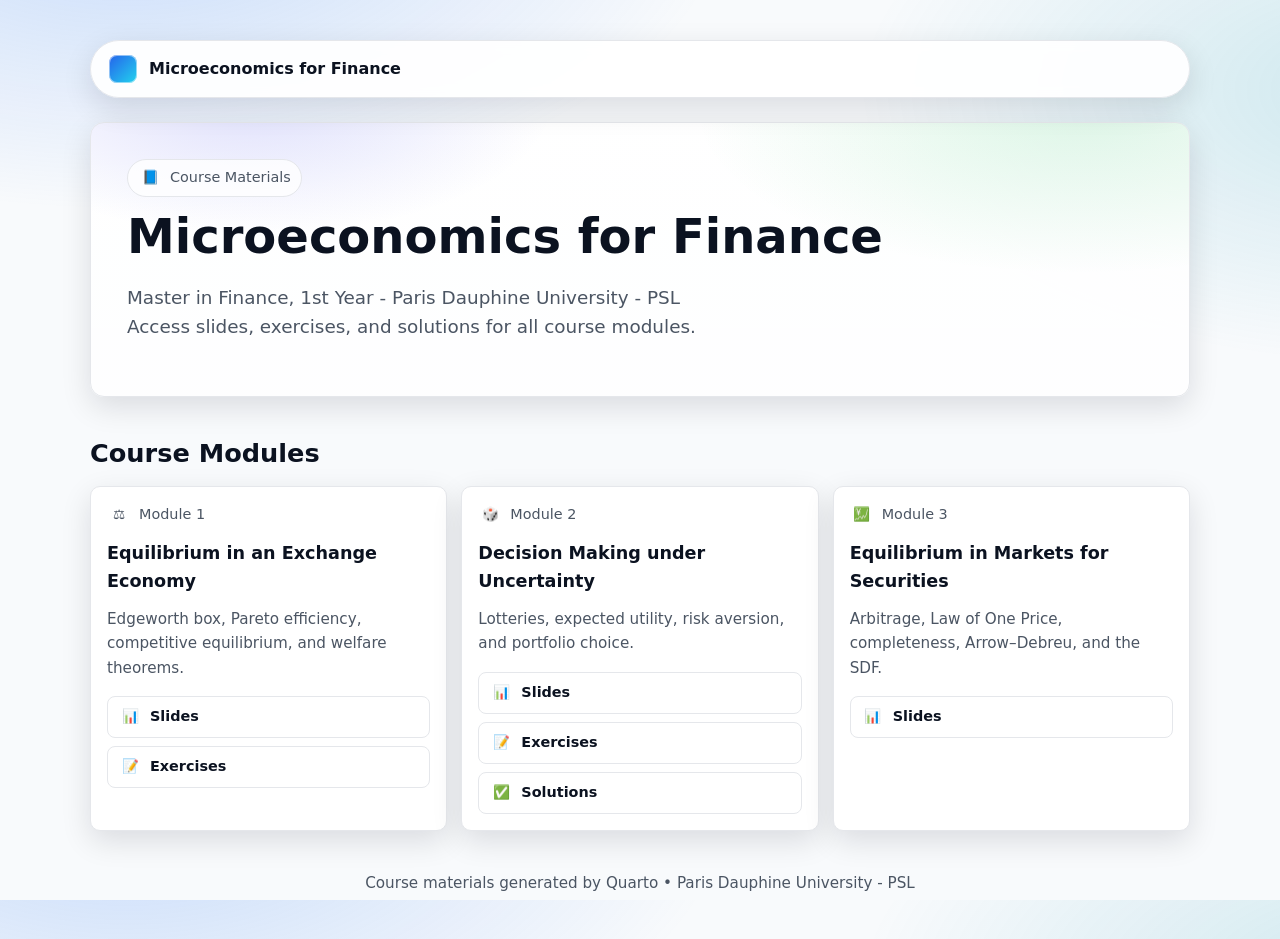
<file: index.html>
<!doctype html>
<html lang="en">
<head>
  <meta charset="utf-8">
  <meta name="viewport" content="width=device-width, initial-scale=1">
  <title>Microeconomics for Finance</title>
  <meta name="description" content="Course materials and notes for Microeconomics for Finance: uncertainty, exchange economies, securities markets, and investment with imperfections.">
  <style>
    :root {
      --bg: #0b0c10;
      --surface: #12141a;
      --card: #171923;
      --text: #eef2ff;
      --muted: #98a2b3;
      --brand: #62a0ff;
      --brand-strong: #3b82f6;
      --border: #233046;
      --ring: rgba(98,160,255,0.35);
      --ring-strong: rgba(59,130,246,0.5);
      --shadow: 0 10px 30px rgba(0,0,0,0.35);
      --radius: 14px;
      --radius-sm: 10px;
    }

    @media (prefers-color-scheme: light) {
      :root {
        --bg: #f8fafc;
        --surface: #ffffff;
        --card: #ffffff;
        --text: #0b1220;
        --muted: #4b5563;
        --brand: #2563eb;
        --brand-strong: #1d4ed8;
        --border: #e5e7eb;
        --ring: rgba(37,99,235,0.28);
        --ring-strong: rgba(37,99,235,0.4);
        --shadow: 0 10px 30px rgba(2,6,23,0.12);
      }
    }

    html, body { height: 100%; }
    body {
      margin: 0;
      font-family: system-ui, -apple-system, Segoe UI, Roboto, Helvetica, Arial, "Apple Color Emoji", "Segoe UI Emoji";
      line-height: 1.6;
      color: var(--text);
      background: radial-gradient(1200px 600px at 10% -10%, rgba(59,130,246,0.25), transparent 50%),
                  radial-gradient(1000px 500px at 110% 10%, rgba(8,145,178,0.18), transparent 55%),
                  var(--bg);
      -webkit-font-smoothing: antialiased;
      -moz-osx-font-smoothing: grayscale;
    }

    .container { max-width: 1100px; margin: 0 auto; padding: 24px; }

    /* Navigation */
    .nav {
      display: flex;
      align-items: center;
      justify-content: space-between;
      gap: 16px;
      padding: 14px 18px;
      margin: 16px 0 24px;
      background: color-mix(in srgb, var(--surface) 92%, transparent);
      border: 1px solid var(--border);
      border-radius: 999px;
      box-shadow: var(--shadow);
      backdrop-filter: blur(6px);
    }
    .brand {
      display: flex;
      align-items: center;
      gap: 12px;
      font-weight: 700;
    }
    .brand .logo {
      width: 28px;
      height: 28px;
      border-radius: 8px;
      background: linear-gradient(135deg, var(--brand), #22d3ee);
      box-shadow: inset 0 0 0 1px rgba(255,255,255,0.5);
    }
    .nav a {
      color: var(--text);
      text-decoration: none;
      font-weight: 600;
      opacity: .9;
    }
    .nav a:hover { opacity: 1; }

    /* Hero Section */
    .hero {
      margin: 12px 0 28px;
      padding: clamp(20px, 4vw + 8px, 36px);
      border-radius: var(--radius);
      background:
        radial-gradient(600px 280px at 15% -10%, rgba(99,102,241,0.20), transparent 50%),
        radial-gradient(700px 300px at 90% -5%, rgba(34,197,94,0.15), transparent 55%),
        linear-gradient(180deg, color-mix(in srgb, var(--surface) 96%, transparent), color-mix(in srgb, var(--surface) 88%, transparent));
      border: 1px solid var(--border);
      box-shadow: var(--shadow);
    }
    .eyebrow {
      display: inline-flex;
      align-items: center;
      gap: 8px;
      font-size: 0.9rem;
      color: var(--muted);
      background: color-mix(in srgb, var(--surface) 80%, transparent);
      border: 1px solid var(--border);
      padding: 6px 10px;
      border-radius: 999px;
    }
    h1 {
      font-size: clamp(1.8rem, 3.2vw + 1rem, 3rem);
      line-height: 1.15;
      margin: 12px 0;
    }
    .lead {
      font-size: clamp(1rem, 1vw + .8rem, 1.15rem);
      color: var(--muted);
      max-width: 75ch;
    }

    /* Buttons */
    .btn {
      display: inline-flex;
      align-items: center;
      gap: 10px;
      padding: 10px 14px;
      border-radius: 12px;
      border: 1px solid var(--border);
      text-decoration: none;
      font-weight: 700;
      letter-spacing: .2px;
      transition: transform .06s ease, box-shadow .15s ease, border-color .2s ease;
      box-shadow: var(--shadow);
    }
    .btn.primary {
      background: linear-gradient(180deg, var(--brand), var(--brand-strong));
      color: #fff;
      border: 1px solid color-mix(in srgb, var(--brand-strong) 70%, black 10%);
    }
    .btn.primary:hover {
      transform: translateY(-1px);
      box-shadow: 0 14px 30px var(--ring-strong);
    }
    .btn.ghost {
      background: color-mix(in srgb, var(--surface) 88%, transparent);
      color: var(--text);
    }
    .btn.ghost:hover {
      transform: translateY(-1px);
      box-shadow: 0 10px 26px var(--ring);
    }

    /* Sections and Cards */
    .section {
      margin: 36px 0;
    }
    .section h2 {
      font-size: clamp(1.25rem, 1.2vw + 1rem, 1.6rem);
      margin: 0 0 12px;
    }
    .grid {
      display: grid;
      gap: 14px;
      grid-template-columns: repeat(auto-fit, minmax(280px, 1fr));
    }
    .card {
      background: var(--card);
      border: 1px solid var(--border);
      border-radius: var(--radius-sm);
      padding: 16px;
      box-shadow: var(--shadow);
      display: flex;
      flex-direction: column;
      gap: 12px;
    }
    .card h3 {
      margin: 0;
      font-size: 1.1rem;
    }
    .card p {
      margin: 0;
      color: var(--muted);
      font-size: 0.95rem;
    }
    .card .links {
      display: flex;
      flex-direction: column;
      gap: 8px;
      margin-top: 4px;
    }
    .card .link-item {
      display: flex;
      align-items: center;
      gap: 8px;
      padding: 8px 10px;
      border-radius: 8px;
      background: color-mix(in srgb, var(--surface) 60%, transparent);
      border: 1px solid var(--border);
      transition: all 0.2s ease;
    }
    .card .link-item:hover {
      background: color-mix(in srgb, var(--surface) 90%, transparent);
      transform: translateX(2px);
    }
    .card .link-item a {
      color: var(--text);
      text-decoration: none;
      font-weight: 600;
      font-size: 0.9rem;
      flex: 1;
    }
    .card .link-item a:hover {
      color: var(--brand);
    }
    .chip {
      display: inline-flex;
      align-items: center;
      gap: 8px;
      font-size: .9rem;
      color: var(--muted);
    }
    .icon {
      width: 24px;
      height: 24px;
      border-radius: 6px;
      display: inline-flex;
      align-items: center;
      justify-content: center;
      font-size: 0.85rem;
      flex-shrink: 0;
    }

    footer {
      margin: 40px 0 20px;
      color: var(--muted);
      font-size: .95rem;
      text-align: center;
    }
  </style>
</head>
<body>
  <div class="container">
    <!-- Navigation -->
    <nav class="nav" aria-label="Primary">
      <div class="brand" aria-label="Course brand">
        <div class="logo" aria-hidden="true"></div>
        <span>Microeconomics for Finance</span>
      </div>
    </nav>

    <!-- Hero Section -->
    <header class="hero">
      <span class="eyebrow">
        <span class="icon" aria-hidden="true">📘</span>
        Course Materials
      </span>
      <h1>Microeconomics for Finance</h1>
      <p class="lead">
        Master in Finance, 1st Year - Paris Dauphine University - PSL<br>
        Access slides, exercises, and solutions for all course modules.
      </p>
    </header>

    <!-- Course Modules -->
    <section class="section" aria-labelledby="modules">
      <h2 id="modules">Course Modules</h2>
      <div class="grid">
        <!-- Module 1: Exchange Economy -->
        <article class="card">
          <div class="chip">
            <span class="icon" aria-hidden="true">⚖️</span>
            <span>Module 1</span>
          </div>
          <h3>Equilibrium in an Exchange Economy</h3>
          <p>Edgeworth box, Pareto efficiency, competitive equilibrium, and welfare theorems.</p>
          <div class="links">
            <div class="link-item">
              <span class="icon">📊</span>
              <a href="docs/src/equilibrium-exchange-economy/index.html">Slides</a>
            </div>
            <div class="link-item">
              <span class="icon">📝</span>
              <a href="docs/src/equilibrium-exchange-economy/exercises.html">Exercises</a>
            </div>
          </div>
        </article>

        <!-- Module 2: Decision Making under Uncertainty -->
        <article class="card">
          <div class="chip">
            <span class="icon" aria-hidden="true">🎲</span>
            <span>Module 2</span>
          </div>
          <h3>Decision Making under Uncertainty</h3>
          <p>Lotteries, expected utility, risk aversion, and portfolio choice.</p>
          <div class="links">
            <div class="link-item">
              <span class="icon">📊</span>
              <a href="docs/src/decision-making-uncertainty/index.html">Slides</a>
            </div>
            <div class="link-item">
              <span class="icon">📝</span>
              <a href="docs/src/decision-making-uncertainty/exercises.html">Exercises</a>
            </div>
            <div class="link-item">
              <span class="icon">✅</span>
              <a href="docs/src/decision-making-uncertainty/exercises-solutions.html">Solutions</a>
            </div>
          </div>
        </article>

        <!-- Module 3: Markets for Securities -->
        <article class="card">
          <div class="chip">
            <span class="icon" aria-hidden="true">💹</span>
            <span>Module 3</span>
          </div>
          <h3>Equilibrium in Markets for Securities</h3>
          <p>Arbitrage, Law of One Price, completeness, Arrow–Debreu, and the SDF.</p>
          <div class="links">
            <div class="link-item">
              <span class="icon">📊</span>
              <a href="docs/src/equilibrium-markets-securities/index.html">Slides</a>
            </div>
          </div>
        </article>


      </div>
    </section>

    <!-- Footer -->
    <footer>
      <p>Course materials generated by Quarto • Paris Dauphine University - PSL</p>
    </footer>
  </div>
</body>
</html>
</file>
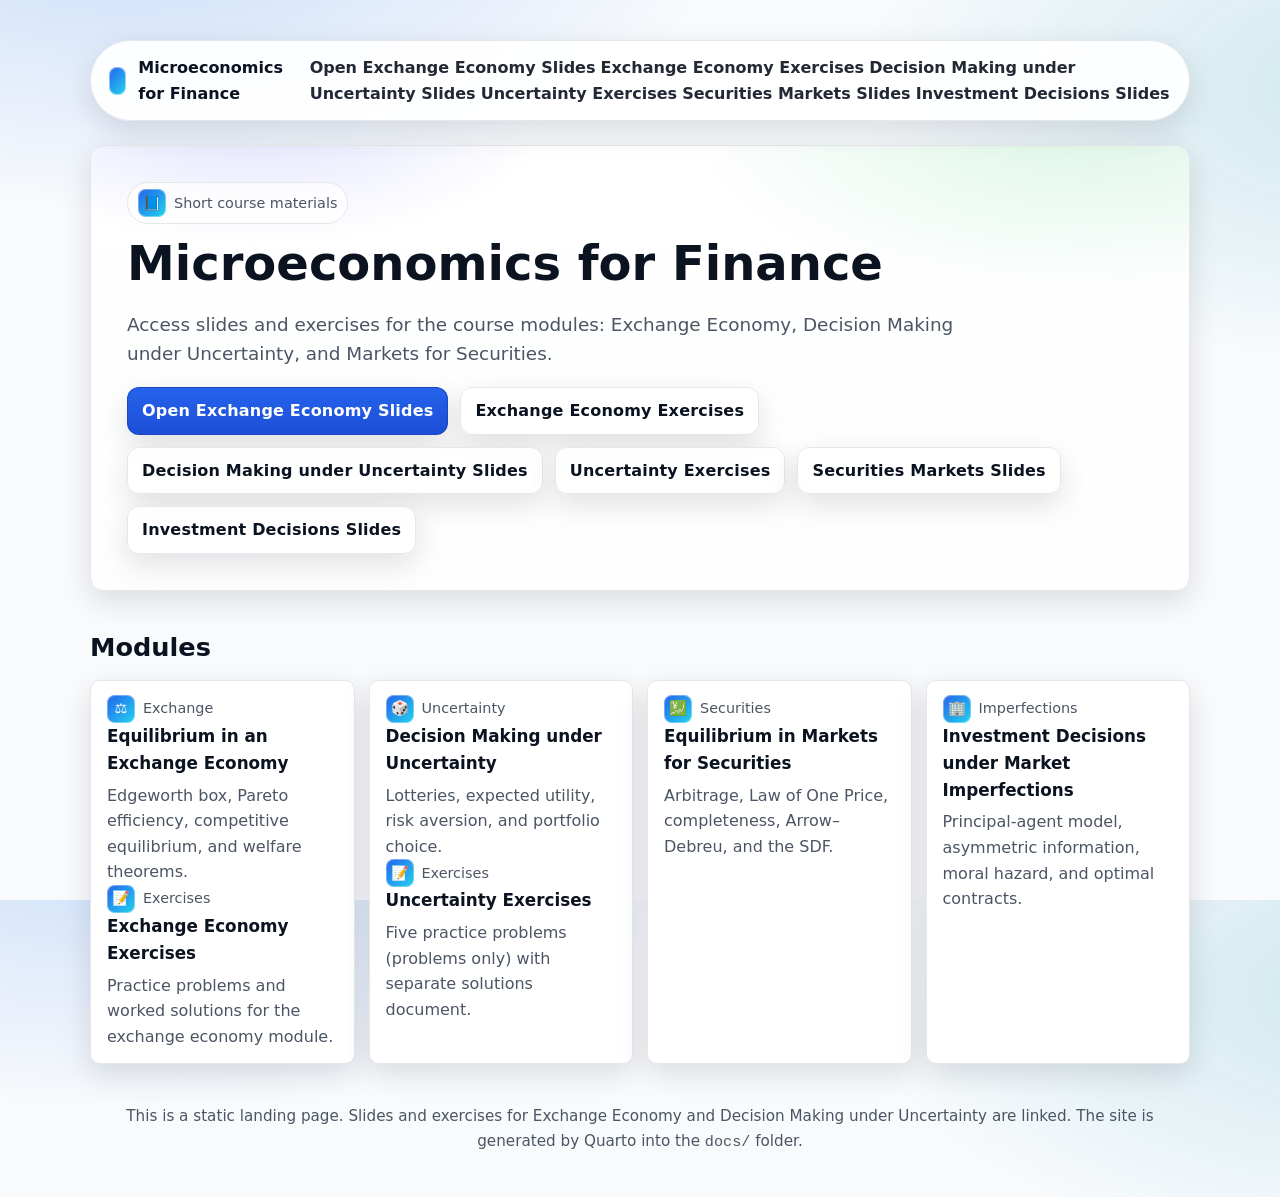
<file: docs/index.html>
<!doctype html>
<html lang="en">
<head>
  <meta charset="utf-8">
  <meta name="viewport" content="width=device-width, initial-scale=1">
  <title>Microeconomics for Finance</title>
  <meta name="description" content="Course materials and notes for Microeconomics for Finance: uncertainty, exchange economies, securities markets, and investment with imperfections.">
  <style>
    :root {
      --bg: #0b0c10;
      --surface: #12141a;
      --card: #171923;
      --text: #eef2ff;
      --muted: #98a2b3;
      --brand: #62a0ff;
      --brand-strong: #3b82f6;
      --border: #233046;
      --ring: rgba(98,160,255,0.35);
      --ring-strong: rgba(59,130,246,0.5);
      --shadow: 0 10px 30px rgba(0,0,0,0.35);
      --radius: 14px;
      --radius-sm: 10px;
    }

    @media (prefers-color-scheme: light) {
      :root {
        --bg: #f8fafc;
        --surface: #ffffff;
        --card: #ffffff;
        --text: #0b1220;
        --muted: #4b5563;
        --brand: #2563eb;
        --brand-strong: #1d4ed8;
        --border: #e5e7eb;
        --ring: rgba(37,99,235,0.28);
        --ring-strong: rgba(37,99,235,0.4);
        --shadow: 0 10px 30px rgba(2,6,23,0.12);
      }
    }

    html, body { height: 100%; }
    body {
      margin: 0;
      font-family: system-ui, -apple-system, Segoe UI, Roboto, Helvetica, Arial, "Apple Color Emoji", "Segoe UI Emoji";
      line-height: 1.6;
      color: var(--text);
      background: radial-gradient(1200px 600px at 10% -10%, rgba(59,130,246,0.25), transparent 50%),
                  radial-gradient(1000px 500px at 110% 10%, rgba(8,145,178,0.18), transparent 55%),
                  var(--bg);
      -webkit-font-smoothing: antialiased;
      -moz-osx-font-smoothing: grayscale;
    }

    .container { max-width: 1100px; margin: 0 auto; padding: 24px; }

    /* Top nav */
    .nav {
      display: flex; align-items: center; justify-content: space-between;
      gap: 16px; padding: 14px 18px; margin: 16px 0 24px;
      background: color-mix(in srgb, var(--surface) 92%, transparent);
      border: 1px solid var(--border); border-radius: 999px;
      box-shadow: var(--shadow);
      backdrop-filter: blur(6px);
    }
    .brand { display: flex; align-items: center; gap: 12px; font-weight: 700; }
    .brand .logo { width: 28px; height: 28px; border-radius: 8px; background: linear-gradient(135deg, var(--brand), #22d3ee); box-shadow: inset 0 0 0 1px rgba(255,255,255,0.5); }
    .nav a { color: var(--text); text-decoration: none; font-weight: 600; opacity: .9 }
    .nav a:hover { opacity: 1 }

    /* Hero */
    .hero { margin: 12px 0 28px; padding: clamp(20px, 4vw + 8px, 36px); border-radius: var(--radius);
      background:
        radial-gradient(600px 280px at 15% -10%, rgba(99,102,241,0.20), transparent 50%),
        radial-gradient(700px 300px at 90% -5%, rgba(34,197,94,0.15), transparent 55%),
        linear-gradient(180deg, color-mix(in srgb, var(--surface) 96%, transparent), color-mix(in srgb, var(--surface) 88%, transparent));
      border: 1px solid var(--border);
      box-shadow: var(--shadow);
    }
    .eyebrow { display: inline-flex; align-items: center; gap: 8px; font-size: 0.9rem; color: var(--muted);
      background: color-mix(in srgb, var(--surface) 80%, transparent); border: 1px solid var(--border);
      padding: 6px 10px; border-radius: 999px; }
    h1 { font-size: clamp(1.8rem, 3.2vw + 1rem, 3rem); line-height: 1.15; margin: 12px 0; }
    .lead { font-size: clamp(1rem, 1vw + .8rem, 1.15rem); color: var(--muted); max-width: 75ch; }
    .cta { display: flex; gap: 12px; flex-wrap: wrap; margin-top: 18px; }
    .btn { display: inline-flex; align-items: center; gap: 10px; padding: 10px 14px; border-radius: 12px; border: 1px solid var(--border);
      text-decoration: none; font-weight: 700; letter-spacing: .2px; transition: transform .06s ease, box-shadow .15s ease, border-color .2s ease;
      box-shadow: var(--shadow); }
    .btn.primary { background: linear-gradient(180deg, var(--brand), var(--brand-strong)); color: #fff; border: 1px solid color-mix(in srgb, var(--brand-strong) 70%, black 10%); }
    .btn.primary:hover { transform: translateY(-1px); box-shadow: 0 14px 30px var(--ring-strong); }
    .btn.ghost { background: color-mix(in srgb, var(--surface) 88%, transparent); color: var(--text); }
    .btn.ghost:hover { transform: translateY(-1px); box-shadow: 0 10px 26px var(--ring); }

    /* Sections */
    .section { margin: 36px 0; }
    .section h2 { font-size: clamp(1.25rem, 1.2vw + 1rem, 1.6rem); margin: 0 0 12px; }
    .grid { display: grid; gap: 14px; grid-template-columns: repeat(auto-fit, minmax(240px, 1fr)); }
    .card { background: var(--card); border: 1px solid var(--border); border-radius: var(--radius-sm); padding: 14px 16px; box-shadow: var(--shadow); }
    .card h3 { margin: 0 0 6px; font-size: 1.05rem; }
    .card p { margin: 6px 0 0; color: var(--muted); }
    .card a { color: inherit; text-decoration: none; display: block; }
    .card a:focus-visible { outline: 3px solid var(--ring); border-radius: 8px; }
    .chip { display: inline-flex; align-items: center; gap: 8px; font-size: .9rem; color: var(--muted); }
    .icon { width: 28px; height: 28px; border-radius: 8px; display: inline-flex; align-items: center; justify-content: center; color: #fff;
      background: linear-gradient(135deg, var(--brand), #22d3ee); box-shadow: inset 0 0 0 1px rgba(255,255,255,0.35); }

    /* PDFs */
    .pdfs { display: grid; gap: 10px; grid-template-columns: repeat(auto-fit, minmax(280px, 1fr)); }
    .pdf { display: flex; align-items: center; gap: 12px; padding: 12px; border: 1px solid var(--border); border-radius: 12px; background: var(--card); box-shadow: var(--shadow); }
    .pdf a { color: var(--text); text-decoration: none; font-weight: 600; }
    .pdf a:hover { text-decoration: underline; }

    footer { margin: 40px 0 20px; color: var(--muted); font-size: .95rem; text-align: center; }
  </style>
</head>
<body>
  <div class="container">
    <nav class="nav" aria-label="Primary">
      <div class="brand" aria-label="Course brand">
        <div class="logo" aria-hidden="true"></div>
        <span>Microeconomics for Finance</span>
      </div>
      <div class="links" role="navigation">
    <a href="docs/src/equilibrium-exchange-economy/index.html">Open Exchange Economy Slides</a>
    <a href="docs/src/equilibrium-exchange-economy/exercises.html">Exchange Economy Exercises</a>
    <a href="docs/src/decision-making-uncertainty/index.html">Decision Making under Uncertainty Slides</a>
    <a href="docs/src/decision-making-uncertainty/exercises.html">Uncertainty Exercises</a>
    <a href="docs/src/equilibrium-markets-securities/index.html">Securities Markets Slides</a>
    <a href="docs/src/investment-decisions-imperfections/index.html">Investment Decisions Slides</a>
      </div>
    </nav>

    <header class="hero">
      <span class="eyebrow">
        <span class="icon" aria-hidden="true">📘</span>
        Short course materials
      </span>
      <h1>Microeconomics for Finance</h1>
      <p class="lead">Access slides and exercises for the course modules: Exchange Economy, Decision Making under Uncertainty, and Markets for Securities.</p>
        <div class="cta">
            <a class="btn primary" href="docs/src/equilibrium-exchange-economy/index.html" aria-label="Open Exchange Economy slides">
              <span>Open Exchange Economy Slides</span>
            </a>
            <a class="btn ghost" href="docs/src/equilibrium-exchange-economy/exercises.html" aria-label="Open Exchange Economy exercises">
              <span>Exchange Economy Exercises</span>
            </a>
            <a class="btn ghost" href="docs/src/decision-making-uncertainty/index.html" aria-label="Open Decision Making under Uncertainty slides">
              <span>Decision Making under Uncertainty Slides</span>
            </a>
            <a class="btn ghost" href="docs/src/decision-making-uncertainty/exercises.html" aria-label="Open Decision Making under Uncertainty exercises">
              <span>Uncertainty Exercises</span>
            </a>
            <a class="btn ghost" href="docs/src/equilibrium-markets-securities/index.html" aria-label="Open Markets for Securities slides">
              <span>Securities Markets Slides</span>
            </a>
            <a class="btn ghost" href="docs/src/investment-decisions-imperfections/index.html" aria-label="Open Investment Decisions slides">
              <span>Investment Decisions Slides</span>
            </a>
        </div>
    </header>

    <section class="section" aria-labelledby="modules">
      <h2 id="modules">Modules</h2>
      <div class="grid">
            <article class="card">
              <a href="docs/src/equilibrium-exchange-economy/index.html">
                <div class="chip"><span class="icon" aria-hidden="true">⚖️</span> Exchange</div>
                <h3>Equilibrium in an Exchange Economy</h3>
                <p>Edgeworth box, Pareto efficiency, competitive equilibrium, and welfare theorems.</p>
              </a>
              <a href="docs/src/equilibrium-exchange-economy/exercises.html">
                <div class="chip"><span class="icon" aria-hidden="true">📝</span> Exercises</div>
                <h3>Exchange Economy Exercises</h3>
                <p>Practice problems and worked solutions for the exchange economy module.</p>
              </a>
            </article>
          <article class="card">
            <a href="docs/src/decision-making-uncertainty/index.html">
              <div class="chip"><span class="icon" aria-hidden="true">🎲</span> Uncertainty</div>
              <h3>Decision Making under Uncertainty</h3>
              <p>Lotteries, expected utility, risk aversion, and portfolio choice.</p>
            </a>
            <a href="docs/src/decision-making-uncertainty/exercises.html">
              <div class="chip"><span class="icon" aria-hidden="true">📝</span> Exercises</div>
              <h3>Uncertainty Exercises</h3>
              <p>Five practice problems (problems only) with separate solutions document.</p>
            </a>
          </article>
          <article class="card">
            <a href="docs/src/equilibrium-markets-securities/index.html">
              <div class="chip"><span class="icon" aria-hidden="true">💹</span> Securities</div>
              <h3>Equilibrium in Markets for Securities</h3>
              <p>Arbitrage, Law of One Price, completeness, Arrow–Debreu, and the SDF.</p>
            </a>
          </article>
          <article class="card">
            <a href="docs/src/investment-decisions-imperfections/index.html">
              <div class="chip"><span class="icon" aria-hidden="true">🏢</span> Imperfections</div>
              <h3>Investment Decisions under Market Imperfections</h3>
              <p>Principal-agent model, asymmetric information, moral hazard, and optimal contracts.</p>
            </a>
          </article>
      </div>
    </section>

    

    <footer>
  <p>This is a static landing page. Slides and exercises for Exchange Economy and Decision Making under Uncertainty are linked. The site is generated by Quarto into the <code>docs/</code> folder.</p>
    </footer>
  </div>
</body>
</html>
</file>
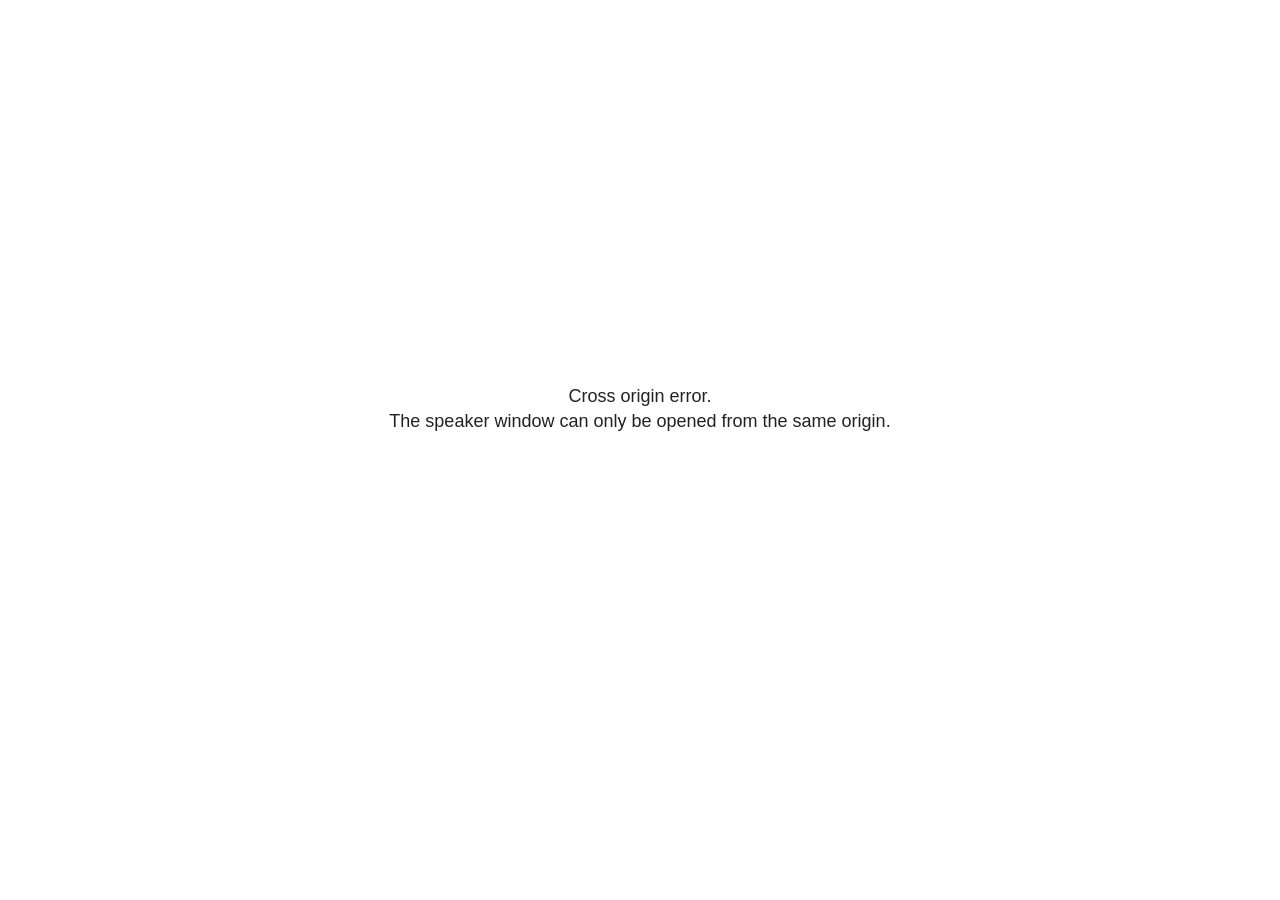
<file: docs/site_libs/revealjs/plugin/notes/speaker-view.html>
<!--
	NOTE: You need to build the notes plugin after making changes to this file.
-->
<html lang="en">
	<head>
		<meta charset="utf-8">

		<title>reveal.js - Speaker View</title>

		<style>
			body {
				font-family: Helvetica;
				font-size: 18px;
			}

			#current-slide,
			#upcoming-slide,
			#speaker-controls {
				padding: 6px;
				box-sizing: border-box;
				-moz-box-sizing: border-box;
			}

			#current-slide iframe,
			#upcoming-slide iframe {
				width: 100%;
				height: 100%;
				border: 1px solid #ddd;
			}

			#current-slide .label,
			#upcoming-slide .label {
				position: absolute;
				top: 10px;
				left: 10px;
				z-index: 2;
			}

			#connection-status {
				position: absolute;
				top: 0;
				left: 0;
				width: 100%;
				height: 100%;
				z-index: 20;
				padding: 30% 20% 20% 20%;
				font-size: 18px;
				color: #222;
				background: #fff;
				text-align: center;
				box-sizing: border-box;
				line-height: 1.4;
			}

			.overlay-element {
				height: 34px;
				line-height: 34px;
				padding: 0 10px;
				text-shadow: none;
				background: rgba( 220, 220, 220, 0.8 );
				color: #222;
				font-size: 14px;
			}

			.overlay-element.interactive:hover {
				background: rgba( 220, 220, 220, 1 );
			}

			#current-slide {
				position: absolute;
				width: 60%;
				height: 100%;
				top: 0;
				left: 0;
				padding-right: 0;
			}

			#upcoming-slide {
				position: absolute;
				width: 40%;
				height: 40%;
				right: 0;
				top: 0;
			}

			/* Speaker controls */
			#speaker-controls {
				position: absolute;
				top: 40%;
				right: 0;
				width: 40%;
				height: 60%;
				overflow: auto;
				font-size: 18px;
			}

				.speaker-controls-time.hidden,
				.speaker-controls-notes.hidden {
					display: none;
				}

				.speaker-controls-time .label,
				.speaker-controls-pace .label,
				.speaker-controls-notes .label {
					text-transform: uppercase;
					font-weight: normal;
					font-size: 0.66em;
					color: #666;
					margin: 0;
				}

				.speaker-controls-time, .speaker-controls-pace {
					border-bottom: 1px solid rgba( 200, 200, 200, 0.5 );
					margin-bottom: 10px;
					padding: 10px 16px;
					padding-bottom: 20px;
					cursor: pointer;
				}

				.speaker-controls-time .reset-button {
					opacity: 0;
					float: right;
					color: #666;
					text-decoration: none;
				}
				.speaker-controls-time:hover .reset-button {
					opacity: 1;
				}

				.speaker-controls-time .timer,
				.speaker-controls-time .clock {
					width: 50%;
				}

				.speaker-controls-time .timer,
				.speaker-controls-time .clock,
				.speaker-controls-time .pacing .hours-value,
				.speaker-controls-time .pacing .minutes-value,
				.speaker-controls-time .pacing .seconds-value {
					font-size: 1.9em;
				}

				.speaker-controls-time .timer {
					float: left;
				}

				.speaker-controls-time .clock {
					float: right;
					text-align: right;
				}

				.speaker-controls-time span.mute {
					opacity: 0.3;
				}

				.speaker-controls-time .pacing-title {
					margin-top: 5px;
				}

				.speaker-controls-time .pacing.ahead {
					color: blue;
				}

				.speaker-controls-time .pacing.on-track {
					color: green;
				}

				.speaker-controls-time .pacing.behind {
					color: red;
				}

				.speaker-controls-notes {
					padding: 10px 16px;
				}

				.speaker-controls-notes .value {
					margin-top: 5px;
					line-height: 1.4;
					font-size: 1.2em;
				}

			/* Layout selector */
			#speaker-layout {
				position: absolute;
				top: 10px;
				right: 10px;
				color: #222;
				z-index: 10;
			}
				#speaker-layout select {
					position: absolute;
					width: 100%;
					height: 100%;
					top: 0;
					left: 0;
					border: 0;
					box-shadow: 0;
					cursor: pointer;
					opacity: 0;

					font-size: 1em;
					background-color: transparent;

					-moz-appearance: none;
					-webkit-appearance: none;
					-webkit-tap-highlight-color: rgba(0, 0, 0, 0);
				}

				#speaker-layout select:focus {
					outline: none;
					box-shadow: none;
				}

			.clear {
				clear: both;
			}

			/* Speaker layout: Wide */
			body[data-speaker-layout="wide"] #current-slide,
			body[data-speaker-layout="wide"] #upcoming-slide {
				width: 50%;
				height: 45%;
				padding: 6px;
			}

			body[data-speaker-layout="wide"] #current-slide {
				top: 0;
				left: 0;
			}

			body[data-speaker-layout="wide"] #upcoming-slide {
				top: 0;
				left: 50%;
			}

			body[data-speaker-layout="wide"] #speaker-controls {
				top: 45%;
				left: 0;
				width: 100%;
				height: 50%;
				font-size: 1.25em;
			}

			/* Speaker layout: Tall */
			body[data-speaker-layout="tall"] #current-slide,
			body[data-speaker-layout="tall"] #upcoming-slide {
				width: 45%;
				height: 50%;
				padding: 6px;
			}

			body[data-speaker-layout="tall"] #current-slide {
				top: 0;
				left: 0;
			}

			body[data-speaker-layout="tall"] #upcoming-slide {
				top: 50%;
				left: 0;
			}

			body[data-speaker-layout="tall"] #speaker-controls {
				padding-top: 40px;
				top: 0;
				left: 45%;
				width: 55%;
				height: 100%;
				font-size: 1.25em;
			}

			/* Speaker layout: Notes only */
			body[data-speaker-layout="notes-only"] #current-slide,
			body[data-speaker-layout="notes-only"] #upcoming-slide {
				display: none;
			}

			body[data-speaker-layout="notes-only"] #speaker-controls {
				padding-top: 40px;
				top: 0;
				left: 0;
				width: 100%;
				height: 100%;
				font-size: 1.25em;
			}

			@media screen and (max-width: 1080px) {
				body[data-speaker-layout="default"] #speaker-controls {
					font-size: 16px;
				}
			}

			@media screen and (max-width: 900px) {
				body[data-speaker-layout="default"] #speaker-controls {
					font-size: 14px;
				}
			}

			@media screen and (max-width: 800px) {
				body[data-speaker-layout="default"] #speaker-controls {
					font-size: 12px;
				}
			}

		</style>
	</head>

	<body>

		<div id="connection-status">Loading speaker view...</div>

		<div id="current-slide"></div>
		<div id="upcoming-slide"><span class="overlay-element label">Upcoming</span></div>
		<div id="speaker-controls">
			<div class="speaker-controls-time">
				<h4 class="label">Time <span class="reset-button">Click to Reset</span></h4>
				<div class="clock">
					<span class="clock-value">0:00 AM</span>
				</div>
				<div class="timer">
					<span class="hours-value">00</span><span class="minutes-value">:00</span><span class="seconds-value">:00</span>
				</div>
				<div class="clear"></div>

				<h4 class="label pacing-title" style="display: none">Pacing – Time to finish current slide</h4>
				<div class="pacing" style="display: none">
					<span class="hours-value">00</span><span class="minutes-value">:00</span><span class="seconds-value">:00</span>
				</div>
			</div>

			<div class="speaker-controls-notes hidden">
				<h4 class="label">Notes</h4>
				<div class="value"></div>
			</div>
		</div>
		<div id="speaker-layout" class="overlay-element interactive">
			<span class="speaker-layout-label"></span>
			<select class="speaker-layout-dropdown"></select>
		</div>

		<script>

			(function() {

				var notes,
					notesValue,
					currentState,
					currentSlide,
					upcomingSlide,
					layoutLabel,
					layoutDropdown,
					pendingCalls = {},
					lastRevealApiCallId = 0,
					connected = false

				var connectionStatus = document.querySelector( '#connection-status' );

				var SPEAKER_LAYOUTS = {
					'default': 'Default',
					'wide': 'Wide',
					'tall': 'Tall',
					'notes-only': 'Notes only'
				};

				setupLayout();

				let openerOrigin;

				try {
					openerOrigin = window.opener.location.origin;
				}
				catch ( error ) { console.warn( error ) }

				// In order to prevent XSS, the speaker view will only run if its
				// opener has the same origin as itself
				if( window.location.origin !== openerOrigin ) {
					connectionStatus.innerHTML = 'Cross origin error.<br>The speaker window can only be opened from the same origin.';
					return;
				}

				var connectionTimeout = setTimeout( function() {
					connectionStatus.innerHTML = 'Error connecting to main window.<br>Please try closing and reopening the speaker view.';
				}, 5000 );

				window.addEventListener( 'message', function( event ) {

					// Validate the origin of all messages to avoid parsing messages
					// that aren't meant for us. Ignore when running off file:// so
					// that the speaker view continues to work without a web server.
					if( window.location.origin !== event.origin && window.location.origin !== 'file://' ) {
						return
					}

					clearTimeout( connectionTimeout );
					connectionStatus.style.display = 'none';

					var data = JSON.parse( event.data );

					// The overview mode is only useful to the reveal.js instance
					// where navigation occurs so we don't sync it
					if( data.state ) delete data.state.overview;

					// Messages sent by the notes plugin inside of the main window
					if( data && data.namespace === 'reveal-notes' ) {
						if( data.type === 'connect' ) {
							handleConnectMessage( data );
						}
						else if( data.type === 'state' ) {
							handleStateMessage( data );
						}
						else if( data.type === 'return' ) {
							pendingCalls[data.callId](data.result);
							delete pendingCalls[data.callId];
						}
					}
					// Messages sent by the reveal.js inside of the current slide preview
					else if( data && data.namespace === 'reveal' ) {
						if( /ready/.test( data.eventName ) ) {
							// Send a message back to notify that the handshake is complete
							window.opener.postMessage( JSON.stringify({ namespace: 'reveal-notes', type: 'connected'} ), '*' );
						}
						else if( /slidechanged|fragmentshown|fragmenthidden|paused|resumed/.test( data.eventName ) && currentState !== JSON.stringify( data.state ) ) {

							dispatchStateToMainWindow( data.state );

						}
					}

				} );

				/**
				 * Updates the presentation in the main window to match the state
				 * of the presentation in the notes window.
				 */
				const dispatchStateToMainWindow = debounce(( state ) => {
					window.opener.postMessage( JSON.stringify({ method: 'setState', args: [ state ]} ), '*' );
				}, 500);

				/**
				 * Asynchronously calls the Reveal.js API of the main frame.
				 */
				function callRevealApi( methodName, methodArguments, callback ) {

					var callId = ++lastRevealApiCallId;
					pendingCalls[callId] = callback;
					window.opener.postMessage( JSON.stringify( {
						namespace: 'reveal-notes',
						type: 'call',
						callId: callId,
						methodName: methodName,
						arguments: methodArguments
					} ), '*' );

				}

				/**
				 * Called when the main window is trying to establish a
				 * connection.
				 */
				function handleConnectMessage( data ) {

					if( connected === false ) {
						connected = true;

						setupIframes( data );
						setupKeyboard();
						setupNotes();
						setupTimer();
						setupHeartbeat();
					}

				}

				/**
				 * Called when the main window sends an updated state.
				 */
				function handleStateMessage( data ) {

					// Store the most recently set state to avoid circular loops
					// applying the same state
					currentState = JSON.stringify( data.state );

					// No need for updating the notes in case of fragment changes
					if ( data.notes ) {
						notes.classList.remove( 'hidden' );
						notesValue.style.whiteSpace = data.whitespace;
						if( data.markdown ) {
							notesValue.innerHTML = marked( data.notes );
						}
						else {
							notesValue.innerHTML = data.notes;
						}
					}
					else {
						notes.classList.add( 'hidden' );
					}

					// Update the note slides
					currentSlide.contentWindow.postMessage( JSON.stringify({ method: 'setState', args: [ data.state ] }), '*' );
					upcomingSlide.contentWindow.postMessage( JSON.stringify({ method: 'setState', args: [ data.state ] }), '*' );
					upcomingSlide.contentWindow.postMessage( JSON.stringify({ method: 'next' }), '*' );

				}

				// Limit to max one state update per X ms
				handleStateMessage = debounce( handleStateMessage, 200 );

				/**
				 * Forward keyboard events to the current slide window.
				 * This enables keyboard events to work even if focus
				 * isn't set on the current slide iframe.
				 *
				 * Block F5 default handling, it reloads and disconnects
				 * the speaker notes window.
				 */
				function setupKeyboard() {

					document.addEventListener( 'keydown', function( event ) {
						if( event.keyCode === 116 || ( event.metaKey && event.keyCode === 82 ) ) {
							event.preventDefault();
							return false;
						}
						currentSlide.contentWindow.postMessage( JSON.stringify({ method: 'triggerKey', args: [ event.keyCode ] }), '*' );
					} );

				}

				/**
				 * Creates the preview iframes.
				 */
				function setupIframes( data ) {

					var params = [
						'receiver',
						'progress=false',
						'history=false',
						'transition=none',
						'autoSlide=0',
						'backgroundTransition=none'
					].join( '&' );

					var urlSeparator = /\?/.test(data.url) ? '&' : '?';
					var hash = '#/' + data.state.indexh + '/' + data.state.indexv;
					var currentURL = data.url + urlSeparator + params + '&scrollActivationWidth=false&postMessageEvents=true' + hash;
					var upcomingURL = data.url + urlSeparator + params + '&scrollActivationWidth=false&controls=false' + hash;

					currentSlide = document.createElement( 'iframe' );
					currentSlide.setAttribute( 'width', 1280 );
					currentSlide.setAttribute( 'height', 1024 );
					currentSlide.setAttribute( 'src', currentURL );
					document.querySelector( '#current-slide' ).appendChild( currentSlide );

					upcomingSlide = document.createElement( 'iframe' );
					upcomingSlide.setAttribute( 'width', 640 );
					upcomingSlide.setAttribute( 'height', 512 );
					upcomingSlide.setAttribute( 'src', upcomingURL );
					document.querySelector( '#upcoming-slide' ).appendChild( upcomingSlide );

				}

				/**
				 * Setup the notes UI.
				 */
				function setupNotes() {

					notes = document.querySelector( '.speaker-controls-notes' );
					notesValue = document.querySelector( '.speaker-controls-notes .value' );

				}

				/**
				 * We send out a heartbeat at all times to ensure we can
				 * reconnect with the main presentation window after reloads.
				 */
				function setupHeartbeat() {

					setInterval( () => {
						window.opener.postMessage( JSON.stringify({ namespace: 'reveal-notes', type: 'heartbeat'} ), '*' );
					}, 1000 );

				}

				function getTimings( callback ) {

					callRevealApi( 'getSlidesAttributes', [], function ( slideAttributes ) {
						callRevealApi( 'getConfig', [], function ( config ) {
							var totalTime = config.totalTime;
							var minTimePerSlide = config.minimumTimePerSlide || 0;
							var defaultTiming = config.defaultTiming;
							if ((defaultTiming == null) && (totalTime == null)) {
								callback(null);
								return;
							}
							// Setting totalTime overrides defaultTiming
							if (totalTime) {
								defaultTiming = 0;
							}
							var timings = [];
							for ( var i in slideAttributes ) {
								var slide = slideAttributes[ i ];
								var timing = defaultTiming;
								if( slide.hasOwnProperty( 'data-timing' )) {
									var t = slide[ 'data-timing' ];
									timing = parseInt(t);
									if( isNaN(timing) ) {
										console.warn("Could not parse timing '" + t + "' of slide " + i + "; using default of " + defaultTiming);
										timing = defaultTiming;
									}
								}
								timings.push(timing);
							}
							if ( totalTime ) {
								// After we've allocated time to individual slides, we summarize it and
								// subtract it from the total time
								var remainingTime = totalTime - timings.reduce( function(a, b) { return a + b; }, 0 );
								// The remaining time is divided by the number of slides that have 0 seconds
								// allocated at the moment, giving the average time-per-slide on the remaining slides
								var remainingSlides = (timings.filter( function(x) { return x == 0 }) ).length
								var timePerSlide = Math.round( remainingTime / remainingSlides, 0 )
								// And now we replace every zero-value timing with that average
								timings = timings.map( function(x) { return (x==0 ? timePerSlide : x) } );
							}
							var slidesUnderMinimum = timings.filter( function(x) { return (x < minTimePerSlide) } ).length
							if ( slidesUnderMinimum ) {
								message = "The pacing time for " + slidesUnderMinimum + " slide(s) is under the configured minimum of " + minTimePerSlide + " seconds. Check the data-timing attribute on individual slides, or consider increasing the totalTime or minimumTimePerSlide configuration options (or removing some slides).";
								alert(message);
							}
							callback( timings );
						} );
					} );

				}

				/**
				 * Return the number of seconds allocated for presenting
				 * all slides up to and including this one.
				 */
				function getTimeAllocated( timings, callback ) {

					callRevealApi( 'getSlidePastCount', [], function ( currentSlide ) {
						var allocated = 0;
						for (var i in timings.slice(0, currentSlide + 1)) {
							allocated += timings[i];
						}
						callback( allocated );
					} );

				}

				/**
				 * Create the timer and clock and start updating them
				 * at an interval.
				 */
				function setupTimer() {

					var start = new Date(),
					timeEl = document.querySelector( '.speaker-controls-time' ),
					clockEl = timeEl.querySelector( '.clock-value' ),
					hoursEl = timeEl.querySelector( '.hours-value' ),
					minutesEl = timeEl.querySelector( '.minutes-value' ),
					secondsEl = timeEl.querySelector( '.seconds-value' ),
					pacingTitleEl = timeEl.querySelector( '.pacing-title' ),
					pacingEl = timeEl.querySelector( '.pacing' ),
					pacingHoursEl = pacingEl.querySelector( '.hours-value' ),
					pacingMinutesEl = pacingEl.querySelector( '.minutes-value' ),
					pacingSecondsEl = pacingEl.querySelector( '.seconds-value' );

					var timings = null;
					getTimings( function ( _timings ) {

						timings = _timings;
						if (_timings !== null) {
							pacingTitleEl.style.removeProperty('display');
							pacingEl.style.removeProperty('display');
						}

						// Update once directly
						_updateTimer();

						// Then update every second
						setInterval( _updateTimer, 1000 );

					} );


					function _resetTimer() {

						if (timings == null) {
							start = new Date();
							_updateTimer();
						}
						else {
							// Reset timer to beginning of current slide
							getTimeAllocated( timings, function ( slideEndTimingSeconds ) {
								var slideEndTiming = slideEndTimingSeconds * 1000;
								callRevealApi( 'getSlidePastCount', [], function ( currentSlide ) {
									var currentSlideTiming = timings[currentSlide] * 1000;
									var previousSlidesTiming = slideEndTiming - currentSlideTiming;
									var now = new Date();
									start = new Date(now.getTime() - previousSlidesTiming);
									_updateTimer();
								} );
							} );
						}

					}

					timeEl.addEventListener( 'click', function() {
						_resetTimer();
						return false;
					} );

					function _displayTime( hrEl, minEl, secEl, time) {

						var sign = Math.sign(time) == -1 ? "-" : "";
						time = Math.abs(Math.round(time / 1000));
						var seconds = time % 60;
						var minutes = Math.floor( time / 60 ) % 60 ;
						var hours = Math.floor( time / ( 60 * 60 )) ;
						hrEl.innerHTML = sign + zeroPadInteger( hours );
						if (hours == 0) {
							hrEl.classList.add( 'mute' );
						}
						else {
							hrEl.classList.remove( 'mute' );
						}
						minEl.innerHTML = ':' + zeroPadInteger( minutes );
						if (hours == 0 && minutes == 0) {
							minEl.classList.add( 'mute' );
						}
						else {
							minEl.classList.remove( 'mute' );
						}
						secEl.innerHTML = ':' + zeroPadInteger( seconds );
					}

					function _updateTimer() {

						var diff, hours, minutes, seconds,
						now = new Date();

						diff = now.getTime() - start.getTime();

						clockEl.innerHTML = now.toLocaleTimeString( 'en-US', { hour12: true, hour: '2-digit', minute:'2-digit' } );
						_displayTime( hoursEl, minutesEl, secondsEl, diff );
						if (timings !== null) {
							_updatePacing(diff);
						}

					}

					function _updatePacing(diff) {

						getTimeAllocated( timings, function ( slideEndTimingSeconds ) {
							var slideEndTiming = slideEndTimingSeconds * 1000;

							callRevealApi( 'getSlidePastCount', [], function ( currentSlide ) {
								var currentSlideTiming = timings[currentSlide] * 1000;
								var timeLeftCurrentSlide = slideEndTiming - diff;
								if (timeLeftCurrentSlide < 0) {
									pacingEl.className = 'pacing behind';
								}
								else if (timeLeftCurrentSlide < currentSlideTiming) {
									pacingEl.className = 'pacing on-track';
								}
								else {
									pacingEl.className = 'pacing ahead';
								}
								_displayTime( pacingHoursEl, pacingMinutesEl, pacingSecondsEl, timeLeftCurrentSlide );
							} );
						} );
					}

				}

				/**
				 * Sets up the speaker view layout and layout selector.
				 */
				function setupLayout() {

					layoutDropdown = document.querySelector( '.speaker-layout-dropdown' );
					layoutLabel = document.querySelector( '.speaker-layout-label' );

					// Render the list of available layouts
					for( var id in SPEAKER_LAYOUTS ) {
						var option = document.createElement( 'option' );
						option.setAttribute( 'value', id );
						option.textContent = SPEAKER_LAYOUTS[ id ];
						layoutDropdown.appendChild( option );
					}

					// Monitor the dropdown for changes
					layoutDropdown.addEventListener( 'change', function( event ) {

						setLayout( layoutDropdown.value );

					}, false );

					// Restore any currently persisted layout
					setLayout( getLayout() );

				}

				/**
				 * Sets a new speaker view layout. The layout is persisted
				 * in local storage.
				 */
				function setLayout( value ) {

					var title = SPEAKER_LAYOUTS[ value ];

					layoutLabel.innerHTML = 'Layout' + ( title ? ( ': ' + title ) : '' );
					layoutDropdown.value = value;

					document.body.setAttribute( 'data-speaker-layout', value );

					// Persist locally
					if( supportsLocalStorage() ) {
						window.localStorage.setItem( 'reveal-speaker-layout', value );
					}

				}

				/**
				 * Returns the ID of the most recently set speaker layout
				 * or our default layout if none has been set.
				 */
				function getLayout() {

					if( supportsLocalStorage() ) {
						var layout = window.localStorage.getItem( 'reveal-speaker-layout' );
						if( layout ) {
							return layout;
						}
					}

					// Default to the first record in the layouts hash
					for( var id in SPEAKER_LAYOUTS ) {
						return id;
					}

				}

				function supportsLocalStorage() {

					try {
						localStorage.setItem('test', 'test');
						localStorage.removeItem('test');
						return true;
					}
					catch( e ) {
						return false;
					}

				}

				function zeroPadInteger( num ) {

					var str = '00' + parseInt( num );
					return str.substring( str.length - 2 );

				}

				/**
				 * Limits the frequency at which a function can be called.
				 */
				function debounce( fn, ms ) {

					var lastTime = 0,
						timeout;

					return function() {

						var args = arguments;
						var context = this;

						clearTimeout( timeout );

						var timeSinceLastCall = Date.now() - lastTime;
						if( timeSinceLastCall > ms ) {
							fn.apply( context, args );
							lastTime = Date.now();
						}
						else {
							timeout = setTimeout( function() {
								fn.apply( context, args );
								lastTime = Date.now();
							}, ms - timeSinceLastCall );
						}

					}

				}

			})();

		</script>
	</body>
</html>
</file>
